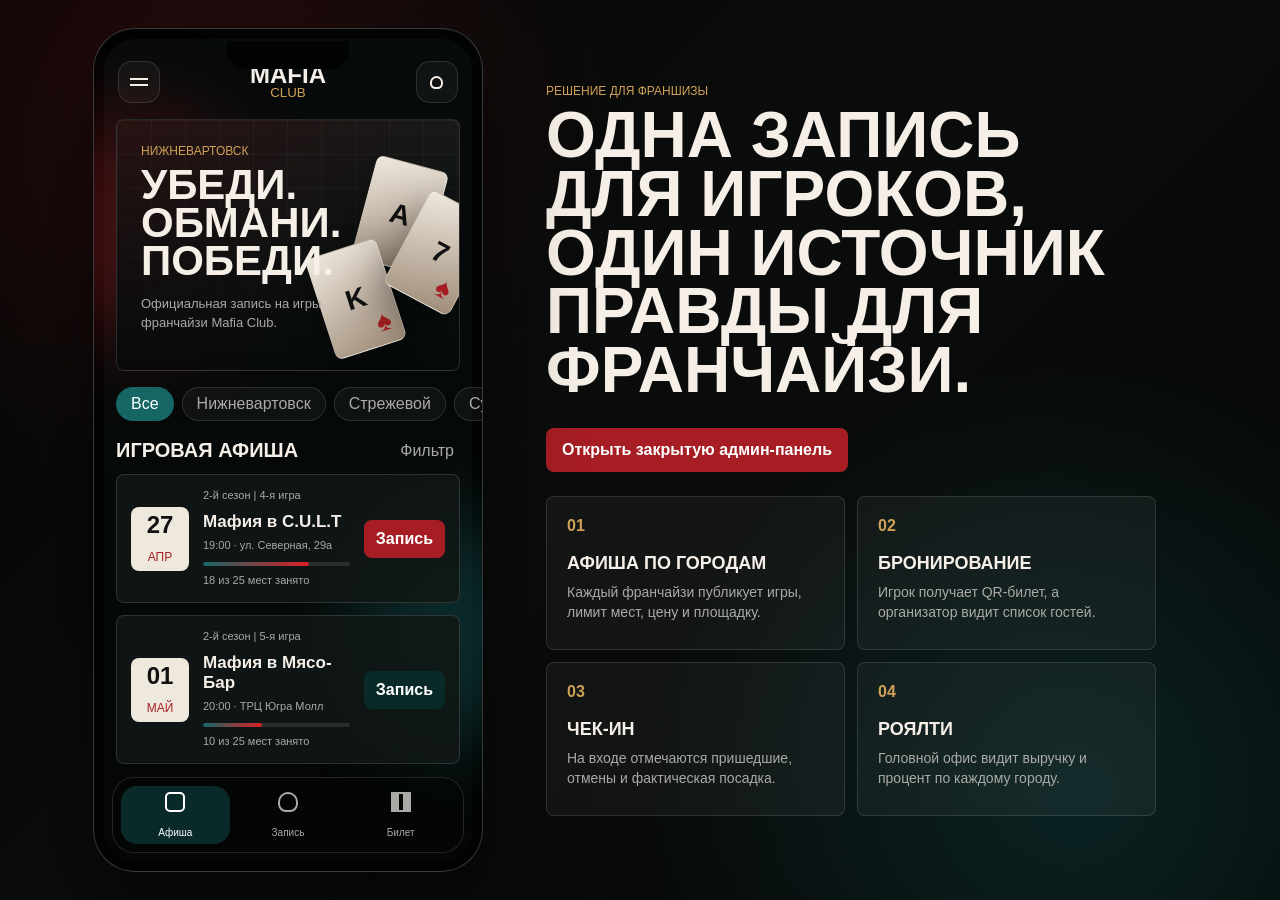
<file: index.html>
<!doctype html>
<html lang="ru">
  <head>
    <meta charset="utf-8">
    <meta name="viewport" content="width=device-width, initial-scale=1">
    <title>Mafia Club App Prototype</title>
    <link rel="stylesheet" href="styles.css">
  </head>
  <body>
    <main class="stage">
      <section class="phone" aria-label="Мобильное приложение Mafia Club">
        <div class="ambient ambient-red"></div>
        <div class="ambient ambient-teal"></div>
        <header class="app-header">
          <button class="icon-btn" aria-label="Меню">
            <span></span><span></span>
          </button>
          <div class="brand-mark">
            <strong>MAFIA</strong>
            <small>club</small>
          </div>
          <button class="icon-btn bell" aria-label="Уведомления">
            <span></span>
          </button>
        </header>

        <div class="screen-stack">
          <section class="screen active" data-screen="home">
            <div class="hero-panel reveal">
              <div class="hero-copy">
                <p class="kicker">Нижневартовск</p>
                <h1>Убеди.<br>Обмани.<br>Победи.</h1>
                <p>Официальная запись на игры франчайзи Mafia Club.</p>
              </div>
              <div class="card-orbit" aria-hidden="true">
                <span class="playing-card card-one">A</span>
                <span class="playing-card card-two">K</span>
                <span class="playing-card card-three">7</span>
              </div>
            </div>

            <div class="city-strip reveal delay-1">
              <button class="chip active">Все</button>
              <button class="chip">Нижневартовск</button>
              <button class="chip">Стрежевой</button>
              <button class="chip">Сургут</button>
            </div>

            <div class="section-title reveal delay-2">
              <span>Игровая афиша</span>
              <button>Фильтр</button>
            </div>

            <article class="event-card reveal delay-3" data-event="cult">
              <div class="event-date">
                <strong>27</strong>
                <span>апр</span>
              </div>
              <div class="event-info">
                <p>2-й сезон | 4-я игра</p>
                <h2>Мафия в C.U.L.T</h2>
                <span>19:00 · ул. Северная, 29а</span>
                <div class="capacity">
                  <i style="--fill: 72%"></i>
                </div>
                <small>18 из 25 мест занято</small>
              </div>
              <button class="join-btn" data-open-booking>Запись</button>
            </article>

            <article class="event-card ghost reveal delay-4">
              <div class="event-date">
                <strong>01</strong>
                <span>май</span>
              </div>
              <div class="event-info">
                <p>2-й сезон | 5-я игра</p>
                <h2>Мафия в Мясо-Бар</h2>
                <span>20:00 · ТРЦ Югра Молл</span>
                <div class="capacity">
                  <i style="--fill: 40%"></i>
                </div>
                <small>10 из 25 мест занято</small>
              </div>
              <button class="join-btn muted">Запись</button>
            </article>
          </section>

          <section class="screen" data-screen="booking">
            <button class="back-btn" data-screen-target="home">Назад</button>
            <div class="booking-card reveal">
              <p class="kicker">Регистрация</p>
              <h2>Мафия в C.U.L.T</h2>
              <div class="booking-meta">
                <span>27.04.2026</span>
                <span>19:00</span>
                <span>990 руб.</span>
              </div>
              <label>
                Имя
                <input value="Александр" aria-label="Имя">
              </label>
              <label>
                Телефон
                <input value="+7 900 111-22-33" aria-label="Телефон">
              </label>
              <label>
                Количество мест
                <div class="stepper">
                  <button data-step="-1">-</button>
                  <output id="seatCount">2</output>
                  <button data-step="1">+</button>
                </div>
              </label>
              <button class="primary-action" data-screen-target="ticket">Забронировать</button>
              <p class="fine-print">Оплата на месте. Франчайзи видит запись и чек-ин в реальном времени.</p>
            </div>
          </section>

          <section class="screen" data-screen="ticket">
            <div class="ticket-card reveal">
              <p class="kicker">Ваш билет</p>
              <h2>2 места подтверждены</h2>
              <div class="qr" aria-label="Демо QR-код">
                <span></span><span></span><span></span><span></span>
              </div>
              <div class="ticket-row">
                <span>Игрок</span>
                <strong>Александр</strong>
              </div>
              <div class="ticket-row">
                <span>Статус</span>
                <strong>В списке</strong>
              </div>
              <button class="primary-action" data-screen-target="home">Готово</button>
            </div>
          </section>

        </div>

        <nav class="tabbar user-tabs" aria-label="Навигация">
          <button class="tab active" data-screen-target="home">
            <span class="tab-icon home-icon"></span>
            <small>Афиша</small>
          </button>
          <button class="tab" data-screen-target="booking">
            <span class="tab-icon seat-icon"></span>
            <small>Запись</small>
          </button>
          <button class="tab" data-screen-target="ticket">
            <span class="tab-icon qr-icon"></span>
            <small>Билет</small>
          </button>
        </nav>
      </section>

      <aside class="strategy">
        <p class="eyebrow">Решение для франшизы</p>
        <h2>Одна запись для игроков, один источник правды для франчайзи.</h2>
        <a class="admin-link" href="admin.html">Открыть закрытую админ-панель</a>
        <div class="strategy-grid">
          <article>
            <span>01</span>
            <h3>Афиша по городам</h3>
            <p>Каждый франчайзи публикует игры, лимит мест, цену и площадку.</p>
          </article>
          <article>
            <span>02</span>
            <h3>Бронирование</h3>
            <p>Игрок получает QR-билет, а организатор видит список гостей.</p>
          </article>
          <article>
            <span>03</span>
            <h3>Чек-ин</h3>
            <p>На входе отмечаются пришедшие, отмены и фактическая посадка.</p>
          </article>
          <article>
            <span>04</span>
            <h3>Роялти</h3>
            <p>Головной офис видит выручку и процент по каждому городу.</p>
          </article>
        </div>
      </aside>
    </main>
    <script src="app.js"></script>
  </body>
</html>
</file>
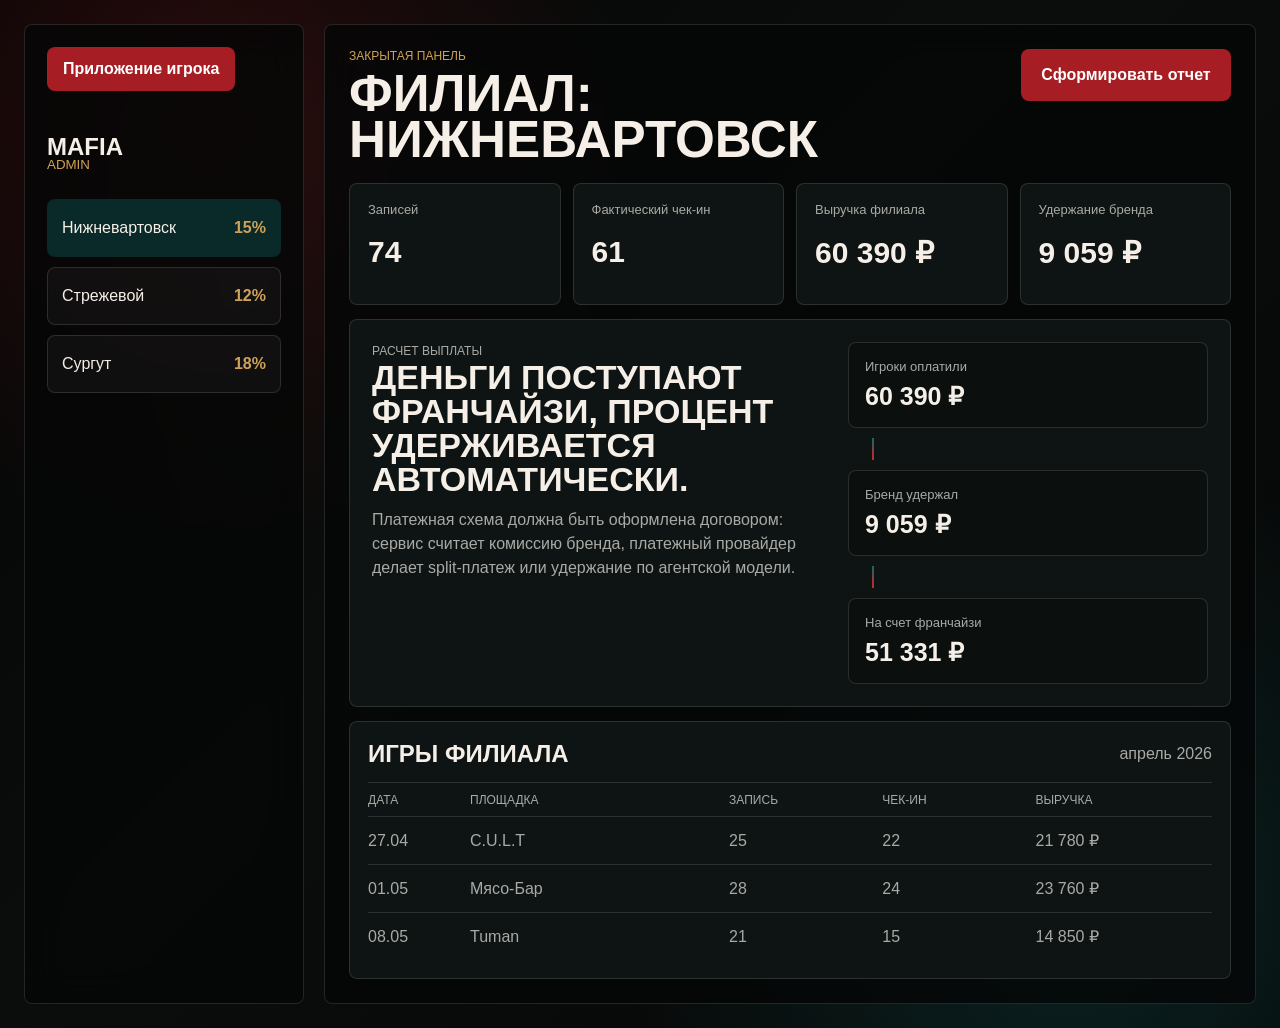
<file: admin.html>
<!doctype html>
<html lang="ru">
  <head>
    <meta charset="utf-8">
    <meta name="viewport" content="width=device-width, initial-scale=1">
    <title>Mafia Club Admin</title>
    <link rel="stylesheet" href="styles.css">
  </head>
  <body>
    <main class="admin-shell">
      <aside class="admin-sidebar">
        <a class="back-home" href="index.html">Приложение игрока</a>
        <div class="brand-mark admin-brand">
          <strong>MAFIA</strong>
          <small>admin</small>
        </div>
        <nav class="branch-list" aria-label="Филиалы">
          <button class="branch active" data-branch="nizh">
            <span>Нижневартовск</span>
            <strong>15%</strong>
          </button>
          <button class="branch" data-branch="strj">
            <span>Стрежевой</span>
            <strong>12%</strong>
          </button>
          <button class="branch" data-branch="surgut">
            <span>Сургут</span>
            <strong>18%</strong>
          </button>
        </nav>
      </aside>

      <section class="admin-dashboard">
        <header class="admin-topbar">
          <div>
            <p class="kicker">Закрытая панель</p>
            <h1 id="branchTitle">Филиал: Нижневартовск</h1>
          </div>
          <button class="primary-action admin-action">Сформировать отчет</button>
        </header>

        <section class="admin-cards">
          <article>
            <span>Записей</span>
            <strong id="metricBookings">74</strong>
          </article>
          <article>
            <span>Фактический чек-ин</span>
            <strong id="metricCheckins">61</strong>
          </article>
          <article>
            <span>Выручка филиала</span>
            <strong id="metricRevenue">60 390 ₽</strong>
          </article>
          <article>
            <span>Удержание бренда</span>
            <strong id="metricRoyalty">9 059 ₽</strong>
          </article>
        </section>

        <section class="split-panel">
          <div>
            <p class="kicker">Расчет выплаты</p>
            <h2>Деньги поступают франчайзи, процент удерживается автоматически.</h2>
            <p>
              Платежная схема должна быть оформлена договором: сервис считает комиссию бренда,
              платежный провайдер делает split-платеж или удержание по агентской модели.
            </p>
          </div>
          <div class="money-flow">
            <div>
              <span>Игроки оплатили</span>
              <strong id="flowGross">60 390 ₽</strong>
            </div>
            <i></i>
            <div>
              <span>Бренд удержал</span>
              <strong id="flowRoyalty">9 059 ₽</strong>
            </div>
            <i></i>
            <div>
              <span>На счет франчайзи</span>
              <strong id="flowNet">51 331 ₽</strong>
            </div>
          </div>
        </section>

        <section class="admin-table">
          <header>
            <h2>Игры филиала</h2>
            <span id="periodLabel">апрель 2026</span>
          </header>
          <div class="table-row table-head">
            <span>Дата</span>
            <span>Площадка</span>
            <span>Запись</span>
            <span>Чек-ин</span>
            <span>Выручка</span>
          </div>
          <div class="table-row">
            <span>27.04</span>
            <span>C.U.L.T</span>
            <span>25</span>
            <span>22</span>
            <span>21 780 ₽</span>
          </div>
          <div class="table-row">
            <span>01.05</span>
            <span>Мясо-Бар</span>
            <span>28</span>
            <span>24</span>
            <span>23 760 ₽</span>
          </div>
          <div class="table-row">
            <span>08.05</span>
            <span>Tuman</span>
            <span>21</span>
            <span>15</span>
            <span>14 850 ₽</span>
          </div>
        </section>
      </section>
    </main>
    <script src="admin.js"></script>
  </body>
</html>
</file>
<file: styles.css>
:root {
  --bg: #050707;
  --panel: #0b1110;
  --panel-2: #111817;
  --line: rgba(255, 255, 255, .12);
  --text: #f5efe8;
  --muted: #a9aaa5;
  --red: #a61e23;
  --red-hot: #dc1f26;
  --teal: #176666;
  --teal-dark: #0a2929;
  --gold: #d0a257;
}

* {
  box-sizing: border-box;
}

body {
  min-height: 100vh;
  margin: 0;
  color: var(--text);
  background:
    radial-gradient(circle at 16% 12%, rgba(166, 30, 35, .23), transparent 30%),
    radial-gradient(circle at 84% 88%, rgba(23, 102, 102, .28), transparent 32%),
    linear-gradient(135deg, #030404 0%, #0b0d0c 44%, #050707 100%);
  font-family: Inter, Arial, Helvetica, sans-serif;
  overflow-x: hidden;
}

button,
input {
  font: inherit;
}

button {
  cursor: pointer;
}

.stage {
  width: min(1180px, 100%);
  min-height: 100vh;
  margin: 0 auto;
  padding: 28px;
  display: grid;
  grid-template-columns: 420px 1fr;
  gap: 48px;
  align-items: center;
}

.phone {
  position: relative;
  height: 844px;
  width: 390px;
  margin: 0 auto;
  border: 1px solid rgba(255, 255, 255, .2);
  border-radius: 42px;
  background: linear-gradient(180deg, #080b0b 0%, #050707 100%);
  box-shadow: 0 40px 90px rgba(0, 0, 0, .58), inset 0 0 0 10px #020303;
  overflow: hidden;
}

.phone::before {
  content: "";
  position: absolute;
  top: 12px;
  left: 50%;
  width: 122px;
  height: 28px;
  border-radius: 0 0 18px 18px;
  transform: translateX(-50%);
  background: #020303;
  z-index: 10;
}

.ambient {
  position: absolute;
  inset: auto;
  width: 220px;
  height: 220px;
  border-radius: 50%;
  filter: blur(46px);
  opacity: .36;
  pointer-events: none;
  animation: breathe 6s ease-in-out infinite alternate;
}

.ambient-red {
  top: 86px;
  left: -72px;
  background: var(--red);
}

.ambient-teal {
  right: -90px;
  bottom: 130px;
  background: var(--teal);
  animation-delay: -2s;
}

.app-header {
  position: relative;
  z-index: 3;
  height: 86px;
  padding: 34px 24px 14px;
  display: flex;
  align-items: center;
  justify-content: space-between;
}

.brand-mark {
  line-height: .85;
  text-align: center;
  letter-spacing: 0;
}

.brand-mark strong {
  display: block;
  font-size: 24px;
}

.brand-mark small {
  color: var(--gold);
  text-transform: uppercase;
}

.icon-btn {
  width: 42px;
  height: 42px;
  border: 1px solid var(--line);
  border-radius: 14px;
  background: rgba(255, 255, 255, .04);
  color: var(--text);
}

.icon-btn span {
  display: block;
  width: 18px;
  height: 2px;
  margin: 4px auto;
  background: currentColor;
}

.bell span {
  width: 13px;
  height: 13px;
  border: 2px solid currentColor;
  border-radius: 50% 50% 42% 42%;
  background: transparent;
}

.screen-stack {
  position: relative;
  z-index: 2;
  height: calc(100% - 168px);
}

.screen {
  position: absolute;
  inset: 0;
  padding: 4px 22px 18px;
  opacity: 0;
  transform: translateX(18px) scale(.98);
  pointer-events: none;
  transition: opacity .32s ease, transform .32s ease;
  overflow: hidden auto;
}

.screen.active {
  opacity: 1;
  transform: none;
  pointer-events: auto;
}

.hero-panel,
.booking-card,
.ticket-card {
  position: relative;
  min-height: 230px;
  border: 1px solid var(--line);
  border-radius: 8px;
  padding: 24px;
  background:
    linear-gradient(rgba(5, 7, 7, .12), rgba(5, 7, 7, .86)),
    linear-gradient(135deg, rgba(166, 30, 35, .22), rgba(23, 102, 102, .18)),
    var(--panel);
  overflow: hidden;
}

.hero-panel::after {
  content: "";
  position: absolute;
  inset: 0;
  background-image:
    linear-gradient(rgba(255,255,255,.04) 1px, transparent 1px),
    linear-gradient(90deg, rgba(255,255,255,.035) 1px, transparent 1px);
  background-size: 34px 34px;
  mask-image: linear-gradient(to bottom, black, transparent);
}

.hero-copy {
  position: relative;
  z-index: 2;
  width: 62%;
}

.kicker,
.eyebrow {
  margin: 0 0 8px;
  color: var(--gold);
  font-size: 12px;
  text-transform: uppercase;
}

h1,
h2,
h3,
p {
  margin-top: 0;
}

h1 {
  margin-bottom: 16px;
  font-size: 42px;
  line-height: .9;
  letter-spacing: 0;
  text-transform: uppercase;
}

.hero-copy p:last-child {
  color: var(--muted);
  font-size: 13px;
  line-height: 1.45;
}

.card-orbit {
  position: absolute;
  inset: 0;
}

.playing-card {
  position: absolute;
  display: grid;
  place-items: center;
  width: 74px;
  height: 106px;
  border: 1px solid rgba(255, 255, 255, .22);
  border-radius: 8px;
  background: linear-gradient(160deg, #eee8dd, #9f8c79);
  color: #111;
  font-size: 28px;
  font-weight: 800;
  box-shadow: 0 18px 40px rgba(0,0,0,.42);
  animation: floatCard 4.4s ease-in-out infinite;
}

.playing-card::after {
  content: "♠";
  position: absolute;
  right: 9px;
  bottom: 6px;
  color: var(--red);
}

.card-one {
  right: 22px;
  top: 42px;
  transform: rotate(15deg);
}

.card-two {
  right: 66px;
  bottom: 18px;
  transform: rotate(-18deg);
  animation-delay: -.8s;
}

.card-three {
  right: -18px;
  bottom: 64px;
  transform: rotate(28deg);
  animation-delay: -1.4s;
}

.city-strip {
  display: flex;
  gap: 8px;
  margin: 16px -22px 18px;
  padding: 0 22px;
  overflow-x: auto;
  scrollbar-width: none;
}

.chip {
  flex: 0 0 auto;
  height: 34px;
  padding: 0 14px;
  border: 1px solid var(--line);
  border-radius: 999px;
  background: rgba(255, 255, 255, .04);
  color: var(--muted);
}

.chip.active {
  background: var(--teal);
  color: #fff;
  border-color: transparent;
}

.section-title {
  display: flex;
  align-items: center;
  justify-content: space-between;
  margin-bottom: 12px;
}

.section-title span {
  font-size: 20px;
  font-weight: 800;
  text-transform: uppercase;
}

.section-title button,
.back-btn {
  border: 0;
  color: var(--muted);
  background: transparent;
}

.event-card {
  display: grid;
  grid-template-columns: 58px 1fr auto;
  gap: 14px;
  align-items: center;
  margin-bottom: 12px;
  padding: 14px;
  border: 1px solid rgba(255, 255, 255, .13);
  border-radius: 8px;
  background: rgba(17, 24, 23, .86);
}

.event-card.ghost {
  opacity: .78;
}

.event-date {
  display: grid;
  place-items: center;
  height: 64px;
  border-radius: 8px;
  background: #eee8dd;
  color: #111;
}

.event-date strong {
  font-size: 24px;
  line-height: 1;
}

.event-date span {
  color: var(--red);
  font-size: 12px;
  text-transform: uppercase;
}

.event-info p,
.event-info span,
.event-info small {
  color: var(--muted);
  font-size: 11px;
}

.event-info h2 {
  margin: 3px 0;
  font-size: 17px;
}

.capacity {
  height: 4px;
  margin: 9px 0 4px;
  border-radius: 99px;
  background: rgba(255, 255, 255, .1);
  overflow: hidden;
}

.capacity i {
  display: block;
  width: var(--fill);
  height: 100%;
  border-radius: inherit;
  background: linear-gradient(90deg, var(--teal), var(--red-hot));
}

.join-btn,
.primary-action {
  border: 0;
  border-radius: 8px;
  background: var(--red);
  color: #fff;
  font-weight: 800;
  transition: transform .2s ease, background .2s ease;
}

.join-btn {
  padding: 10px 12px;
}

.join-btn:hover,
.primary-action:hover {
  transform: translateY(-2px);
  background: var(--red-hot);
}

.join-btn.muted {
  background: var(--teal-dark);
}

.back-btn {
  margin-bottom: 14px;
}

.booking-card,
.ticket-card {
  min-height: 0;
}

.booking-card h2,
.ticket-card h2,
.admin-head h2 {
  font-size: 30px;
  line-height: 1;
}

.booking-meta {
  display: flex;
  gap: 8px;
  flex-wrap: wrap;
  margin-bottom: 22px;
}

.booking-meta span {
  padding: 7px 10px;
  border-radius: 999px;
  background: rgba(255,255,255,.07);
  color: var(--muted);
  font-size: 12px;
}

label {
  display: block;
  margin: 0 0 14px;
  color: var(--muted);
  font-size: 12px;
  text-transform: uppercase;
}

input {
  width: 100%;
  height: 48px;
  margin-top: 8px;
  padding: 0 14px;
  border: 1px solid var(--line);
  border-radius: 8px;
  background: rgba(0, 0, 0, .2);
  color: var(--text);
  outline: none;
}

.stepper {
  display: grid;
  grid-template-columns: 54px 1fr 54px;
  height: 50px;
  margin-top: 8px;
  border: 1px solid var(--line);
  border-radius: 8px;
  overflow: hidden;
}

.stepper button {
  border: 0;
  background: var(--teal-dark);
  color: #fff;
  font-size: 24px;
}

.stepper output {
  display: grid;
  place-items: center;
  background: rgba(255,255,255,.05);
  color: #fff;
  font-size: 18px;
  font-weight: 800;
}

.primary-action {
  width: 100%;
  height: 52px;
  margin-top: 6px;
  font-size: 16px;
}

.fine-print {
  margin: 14px 0 0;
  color: var(--muted);
  font-size: 12px;
  line-height: 1.45;
}

.ticket-card {
  text-align: center;
}

.qr {
  position: relative;
  display: grid;
  grid-template-columns: repeat(2, 1fr);
  gap: 10px;
  width: 178px;
  height: 178px;
  margin: 26px auto;
  padding: 14px;
  border: 10px solid #eee8dd;
  border-radius: 8px;
  background:
    repeating-linear-gradient(90deg, #111 0 8px, #eee8dd 8px 15px);
}

.qr span {
  background: #111;
  border: 8px solid #eee8dd;
}

.ticket-row,
.players div {
  display: flex;
  justify-content: space-between;
  gap: 10px;
  padding: 13px 0;
  border-top: 1px solid var(--line);
}

.ticket-row span {
  color: var(--muted);
}

.stats-grid {
  display: grid;
  grid-template-columns: repeat(2, 1fr);
  gap: 10px;
}

.stats-grid div,
.checkin-panel,
.players {
  border: 1px solid var(--line);
  border-radius: 8px;
  background: rgba(17, 24, 23, .86);
}

.stats-grid div {
  padding: 16px;
}

.stats-grid span {
  display: block;
  color: var(--muted);
  font-size: 12px;
}

.stats-grid strong {
  display: block;
  margin-top: 8px;
  font-size: 26px;
}

.checkin-panel {
  position: relative;
  height: 170px;
  margin: 14px 0;
  display: grid;
  place-items: center;
  color: var(--gold);
  overflow: hidden;
}

.checkin-panel::before {
  content: "";
  position: absolute;
  width: 112px;
  height: 112px;
  border: 2px solid rgba(255,255,255,.25);
  border-radius: 12px;
}

.scan-line {
  position: absolute;
  left: 80px;
  right: 80px;
  height: 2px;
  background: var(--red-hot);
  box-shadow: 0 0 20px var(--red-hot);
  animation: scan 2s ease-in-out infinite;
}

.players {
  padding: 4px 14px;
}

.players b {
  color: var(--gold);
}

.players span {
  flex: 1;
}

.players em {
  color: var(--muted);
  font-size: 12px;
  font-style: normal;
}

.tabbar {
  position: absolute;
  z-index: 5;
  left: 18px;
  right: 18px;
  bottom: 18px;
  display: grid;
  grid-template-columns: repeat(4, 1fr);
  gap: 4px;
  padding: 8px;
  border: 1px solid var(--line);
  border-radius: 22px;
  background: rgba(5, 7, 7, .88);
  backdrop-filter: blur(16px);
}

.user-tabs {
  grid-template-columns: repeat(3, 1fr);
}

.tab {
  display: grid;
  place-items: center;
  gap: 4px;
  min-width: 0;
  height: 58px;
  border: 0;
  border-radius: 16px;
  background: transparent;
  color: var(--muted);
}

.tab.active {
  background: var(--teal-dark);
  color: #fff;
}

.tab-icon {
  position: relative;
  width: 20px;
  height: 20px;
}

.home-icon {
  border: 2px solid currentColor;
  border-radius: 5px;
}

.seat-icon {
  border: 2px solid currentColor;
  border-radius: 50% 50% 8px 8px;
}

.qr-icon {
  background: linear-gradient(90deg, currentColor 35%, transparent 35% 65%, currentColor 65%);
  border: 2px solid currentColor;
}

.chart-icon {
  border-left: 3px solid currentColor;
  border-bottom: 3px solid currentColor;
}

.tab small {
  font-size: 10px;
}

.strategy {
  max-width: 610px;
}

.strategy h2 {
  max-width: 680px;
  margin-bottom: 28px;
  font-size: clamp(36px, 5vw, 68px);
  line-height: .92;
  text-transform: uppercase;
}

.admin-link,
.back-home {
  display: inline-flex;
  align-items: center;
  justify-content: center;
  min-height: 44px;
  margin-bottom: 24px;
  padding: 0 16px;
  border-radius: 8px;
  background: var(--red);
  color: #fff;
  font-weight: 800;
  text-decoration: none;
}

.strategy-grid {
  display: grid;
  grid-template-columns: repeat(2, 1fr);
  gap: 12px;
}

.strategy-grid article {
  min-height: 154px;
  padding: 20px;
  border: 1px solid var(--line);
  border-radius: 8px;
  background: rgba(255,255,255,.045);
}

.strategy-grid span {
  color: var(--gold);
  font-weight: 800;
}

.strategy-grid h3 {
  margin: 18px 0 8px;
  font-size: 18px;
  text-transform: uppercase;
}

.strategy-grid p {
  margin: 0;
  color: var(--muted);
  font-size: 14px;
  line-height: 1.45;
}

.admin-shell {
  width: min(1280px, 100%);
  min-height: 100vh;
  margin: 0 auto;
  padding: 24px;
  display: grid;
  grid-template-columns: 280px 1fr;
  gap: 20px;
}

.admin-sidebar,
.admin-dashboard {
  border: 1px solid var(--line);
  border-radius: 8px;
  background: rgba(5, 7, 7, .82);
  backdrop-filter: blur(18px);
}

.admin-sidebar {
  padding: 22px;
}

.admin-brand {
  margin: 22px 0 28px;
  text-align: left;
}

.branch-list {
  display: grid;
  gap: 10px;
}

.branch {
  display: flex;
  align-items: center;
  justify-content: space-between;
  gap: 12px;
  min-height: 58px;
  padding: 0 14px;
  border: 1px solid var(--line);
  border-radius: 8px;
  background: rgba(255,255,255,.04);
  color: var(--text);
}

.branch strong {
  color: var(--gold);
}

.branch.active {
  border-color: transparent;
  background: var(--teal-dark);
}

.admin-dashboard {
  padding: 24px;
}

.admin-topbar {
  display: flex;
  justify-content: space-between;
  gap: 18px;
  align-items: flex-start;
  margin-bottom: 20px;
}

.admin-topbar h1 {
  max-width: 760px;
  margin: 0;
  font-size: clamp(32px, 4vw, 58px);
}

.admin-action {
  width: auto;
  min-width: 210px;
  margin-top: 0;
  padding: 0 18px;
}

.admin-cards {
  display: grid;
  grid-template-columns: repeat(4, 1fr);
  gap: 12px;
}

.admin-cards article,
.split-panel,
.admin-table {
  border: 1px solid var(--line);
  border-radius: 8px;
  background: rgba(17, 24, 23, .86);
}

.admin-cards article {
  min-height: 122px;
  padding: 18px;
}

.admin-cards span,
.money-flow span {
  display: block;
  color: var(--muted);
  font-size: 13px;
}

.admin-cards strong {
  display: block;
  margin-top: 18px;
  font-size: 30px;
}

.split-panel {
  display: grid;
  grid-template-columns: 1fr 360px;
  gap: 22px;
  margin: 14px 0;
  padding: 22px;
}

.split-panel h2 {
  max-width: 650px;
  margin-bottom: 12px;
  font-size: 34px;
  line-height: 1;
  text-transform: uppercase;
}

.split-panel p {
  max-width: 620px;
  margin-bottom: 0;
  color: var(--muted);
  line-height: 1.5;
}

.money-flow {
  display: grid;
  gap: 10px;
}

.money-flow div {
  padding: 16px;
  border: 1px solid var(--line);
  border-radius: 8px;
  background: rgba(0,0,0,.18);
}

.money-flow strong {
  display: block;
  margin-top: 8px;
  font-size: 25px;
}

.money-flow i {
  display: block;
  width: 2px;
  height: 22px;
  margin-left: 24px;
  background: linear-gradient(var(--teal), var(--red-hot));
}

.admin-table {
  padding: 18px;
}

.admin-table header,
.table-row {
  display: grid;
  grid-template-columns: 90px 1.4fr .8fr .8fr 1fr;
  gap: 12px;
  align-items: center;
}

.admin-table header {
  display: flex;
  justify-content: space-between;
  margin-bottom: 14px;
}

.admin-table h2 {
  margin: 0;
  text-transform: uppercase;
}

.admin-table header span,
.table-head,
.table-row span {
  color: var(--muted);
}

.table-row {
  min-height: 48px;
  border-top: 1px solid var(--line);
}

.table-head {
  min-height: 34px;
  font-size: 12px;
  text-transform: uppercase;
}

.reveal {
  animation: reveal .58s ease both;
}

.delay-1 { animation-delay: .08s; }
.delay-2 { animation-delay: .16s; }
.delay-3 { animation-delay: .24s; }
.delay-4 { animation-delay: .32s; }

@keyframes reveal {
  from {
    opacity: 0;
    transform: translateY(16px);
  }
  to {
    opacity: 1;
    transform: none;
  }
}

@keyframes floatCard {
  0%, 100% {
    translate: 0 0;
  }
  50% {
    translate: 0 -12px;
  }
}

@keyframes breathe {
  from {
    scale: .92;
    opacity: .25;
  }
  to {
    scale: 1.08;
    opacity: .46;
  }
}

@keyframes scan {
  0%, 100% {
    top: 32px;
  }
  50% {
    top: 136px;
  }
}

@media (max-width: 920px) {
  .stage {
    grid-template-columns: 1fr;
    padding: 18px;
    gap: 26px;
  }

  .phone {
    width: min(390px, 100%);
    height: min(844px, calc(100vh - 28px));
    min-height: 720px;
  }

  .strategy {
    max-width: 100%;
    padding-bottom: 32px;
  }

  .admin-shell {
    grid-template-columns: 1fr;
  }

  .admin-cards,
  .split-panel {
    grid-template-columns: repeat(2, 1fr);
  }
}

@media (max-width: 520px) {
  .stage {
    padding: 0;
  }

  .phone {
    width: 100%;
    height: 100vh;
    min-height: 720px;
    border: 0;
    border-radius: 0;
    box-shadow: none;
  }

  .phone::before {
    display: none;
  }

  .strategy {
    display: none;
  }

  h1 {
    font-size: 38px;
  }

  .admin-shell {
    padding: 0;
  }

  .admin-sidebar,
  .admin-dashboard {
    border-radius: 0;
  }

  .admin-topbar,
  .split-panel,
  .admin-cards {
    grid-template-columns: 1fr;
  }

  .admin-topbar {
    display: grid;
  }

  .admin-action {
    width: 100%;
  }

  .admin-table {
    overflow-x: auto;
  }

  .admin-table header,
  .table-row {
    min-width: 620px;
  }
}
</file>
